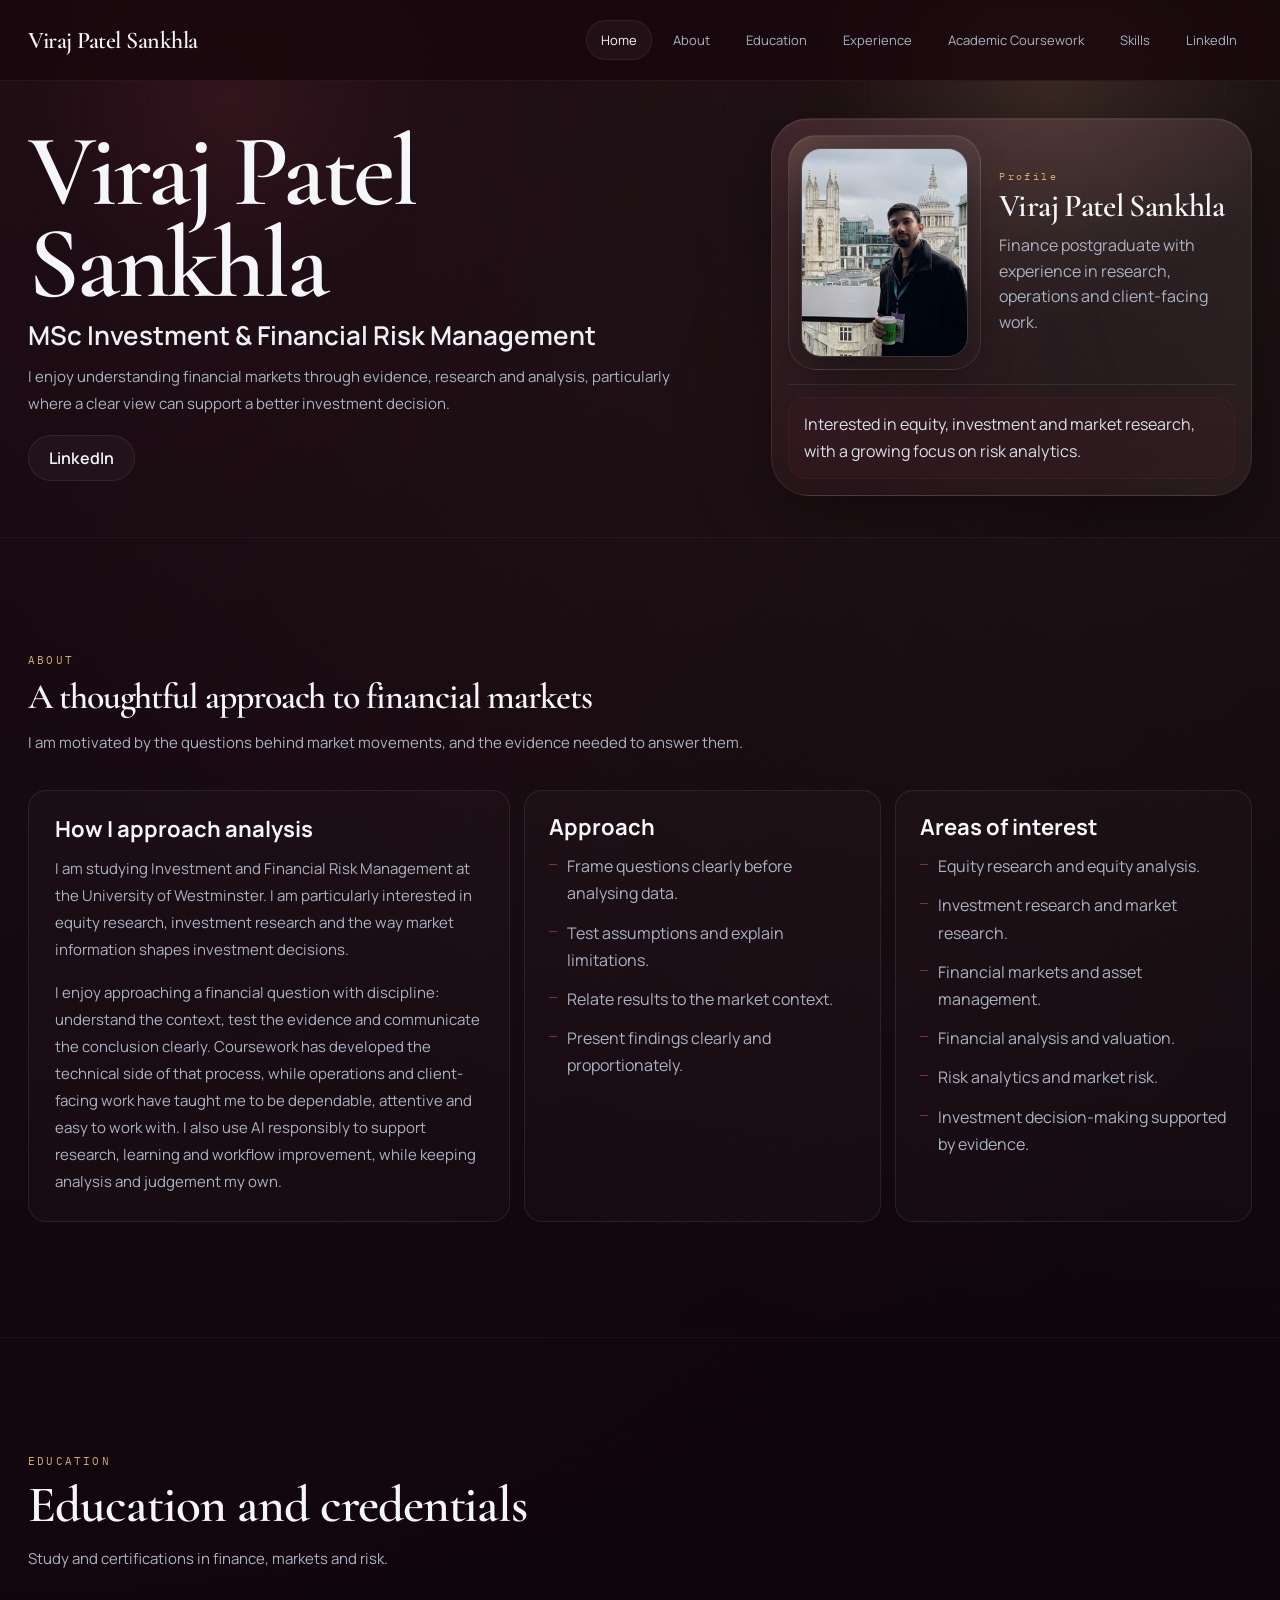
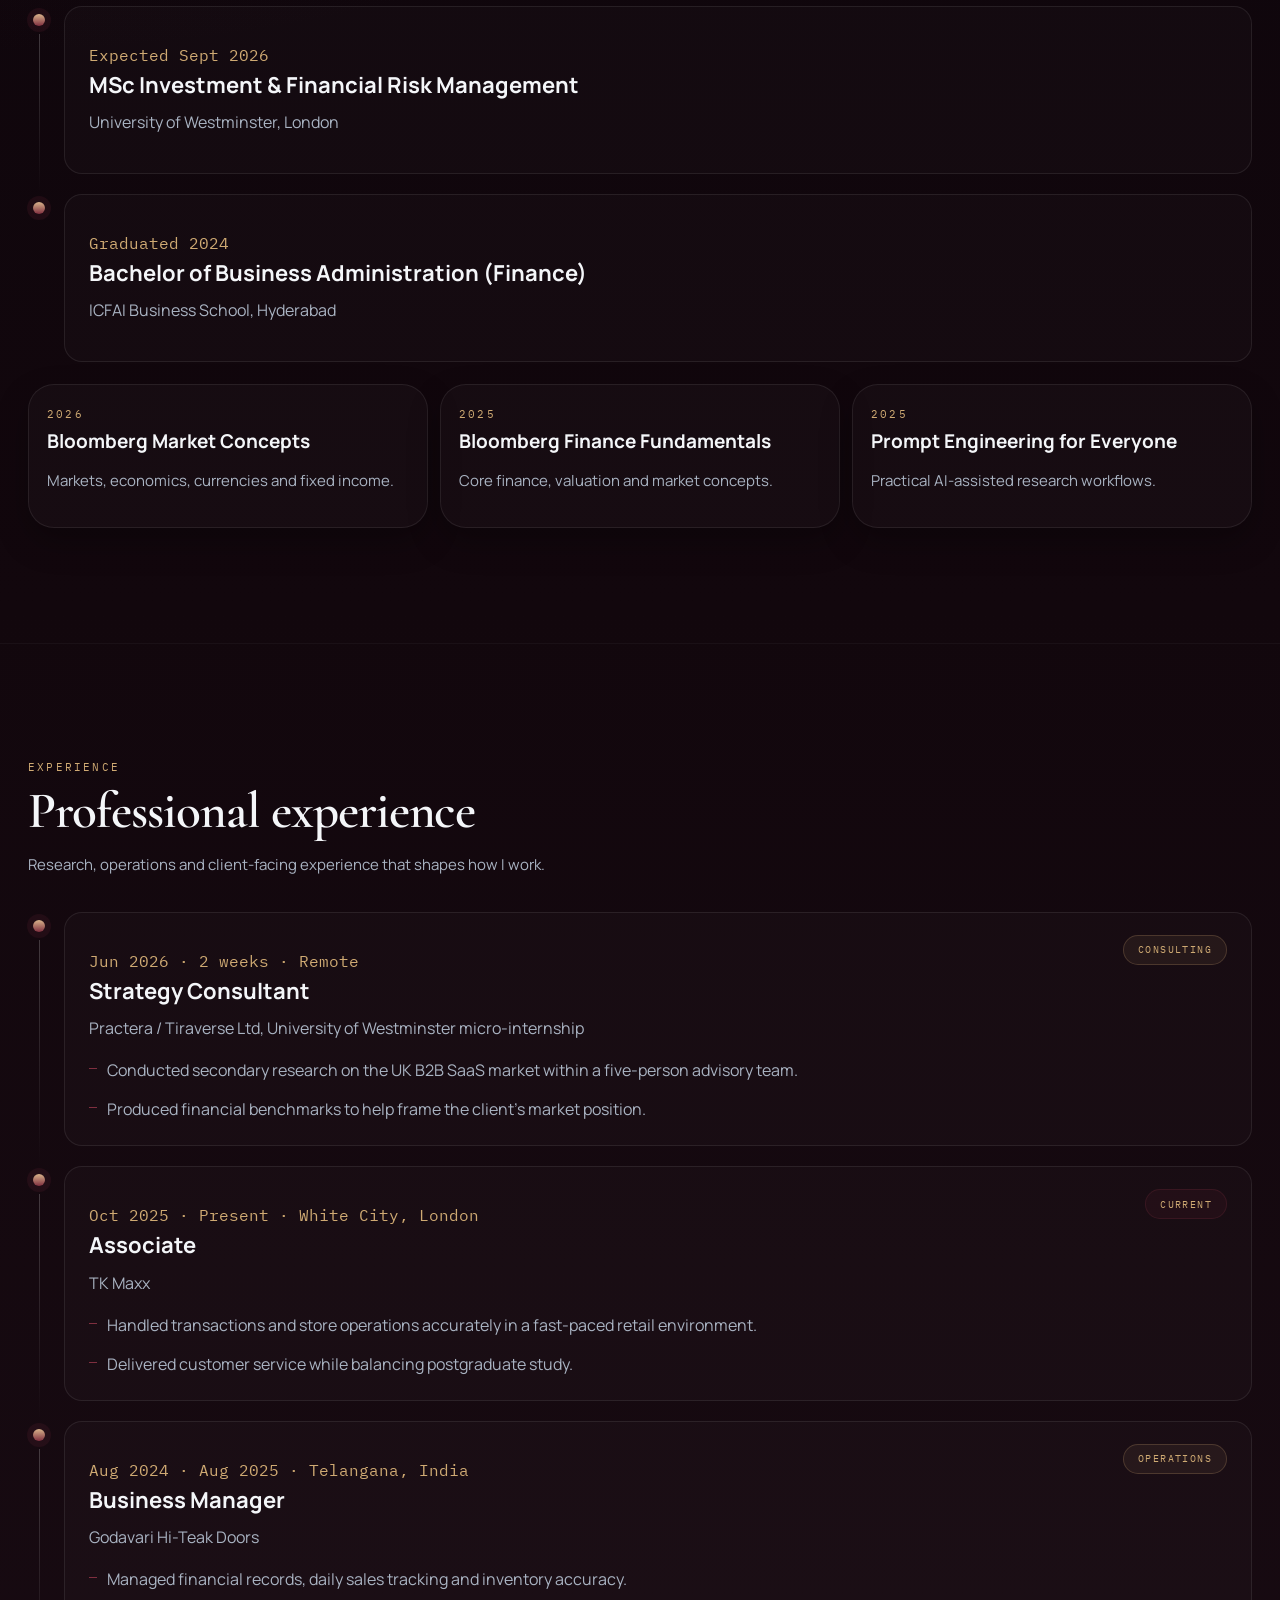
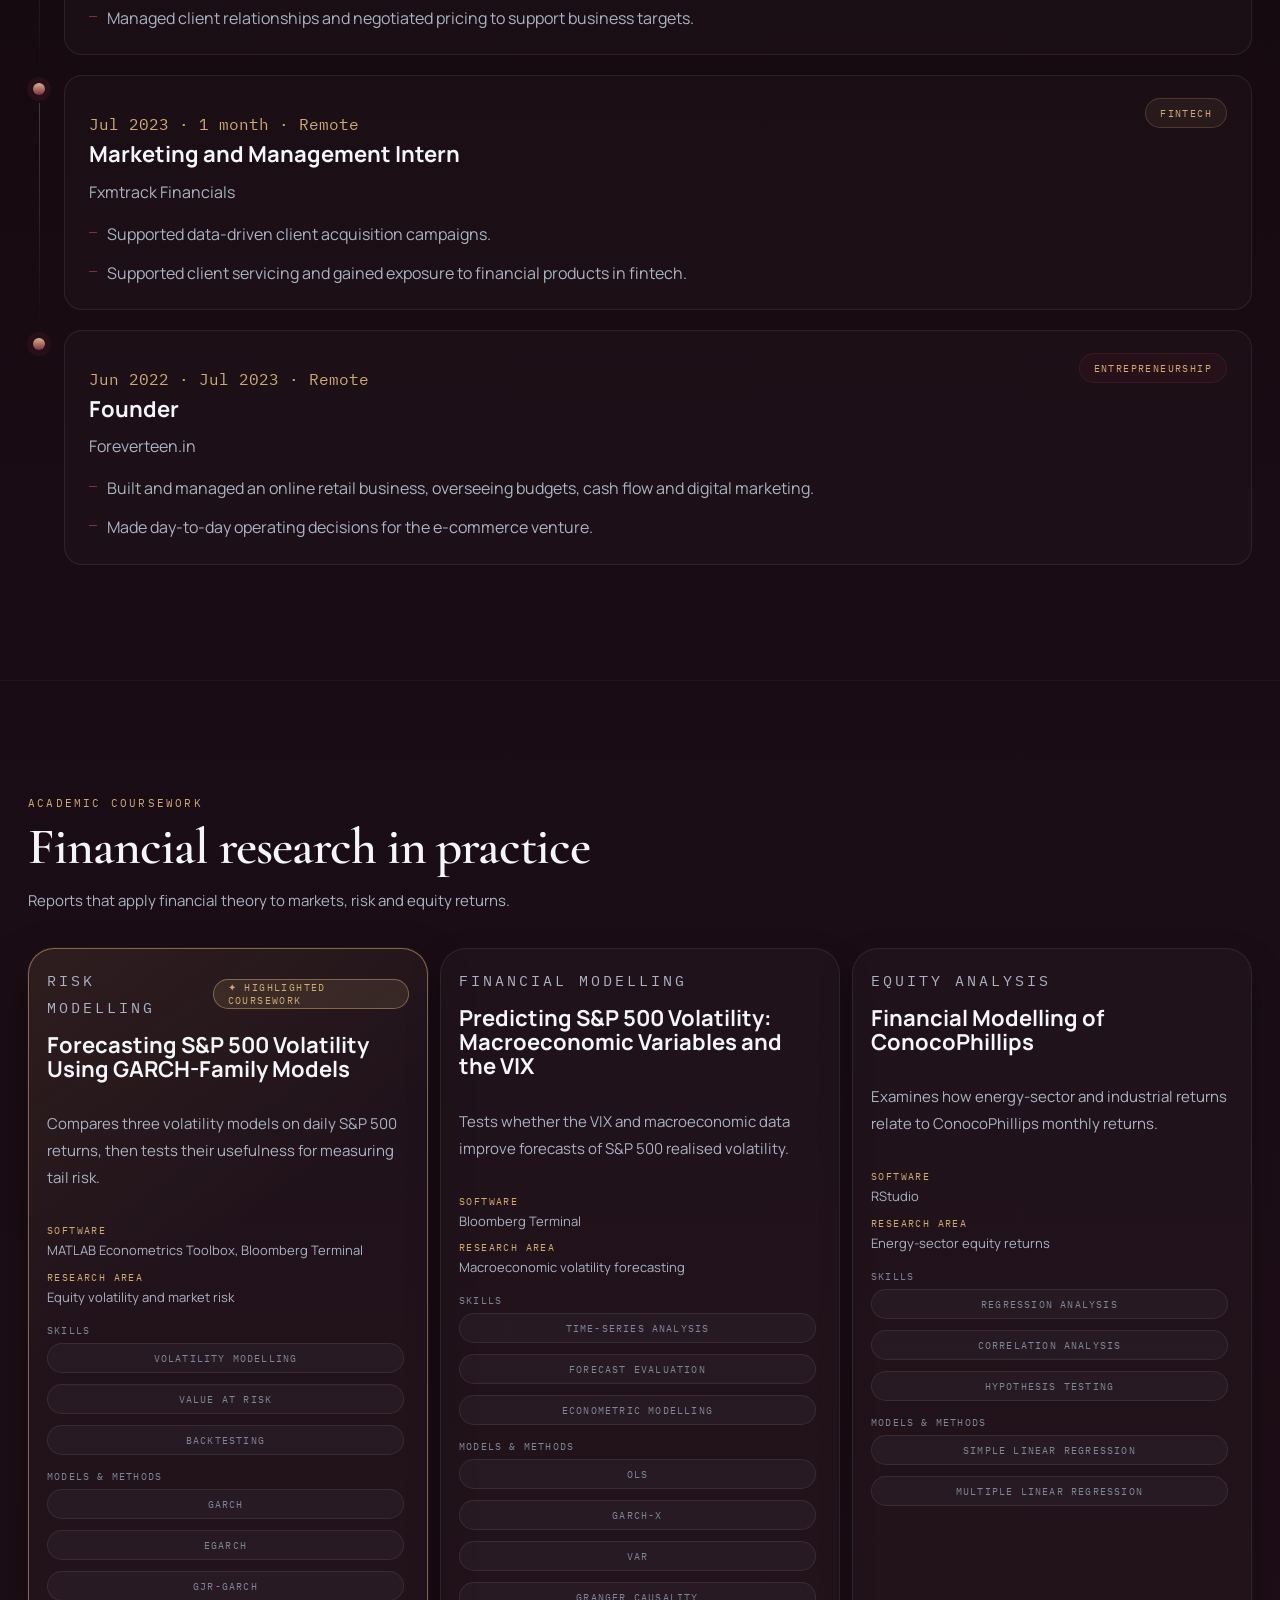
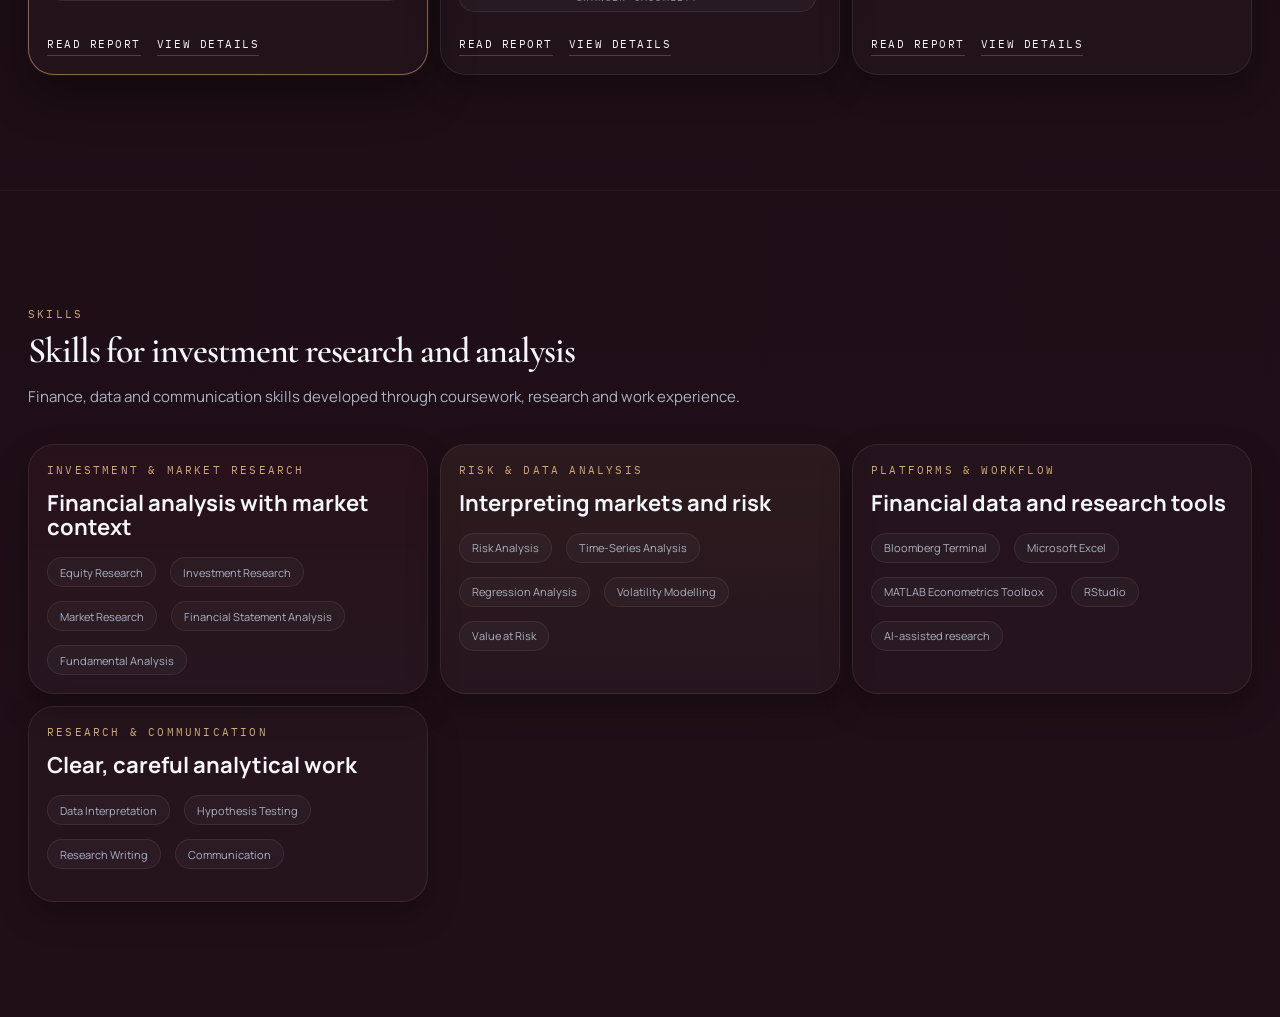
<file: index.html>
<!doctype html>
<html lang="en">
<head>
  <!-- Google tag (gtag.js) -->
<script async src="https://www.googletagmanager.com/gtag/js?id=G-5XTZP2VEZJ"></script>
<script>
  window.dataLayer = window.dataLayer || [];
  function gtag(){dataLayer.push(arguments);}
  gtag('js', new Date());

  gtag('config', 'G-5XTZP2VEZJ');
</script>
  <meta charset="UTF-8">
  <meta name="viewport" content="width=device-width, initial-scale=1.0">
  <meta name="description" content="Viraj Patel Sankhla's portfolio, focused on equity and investment research, financial markets, asset management and risk analytics.">
  <meta name="theme-color" content="#05070b">
  <link rel="preconnect" href="https://fonts.googleapis.com">
  <link rel="preconnect" href="https://fonts.gstatic.com" crossorigin>
  <link href="https://fonts.googleapis.com/css2?family=Cormorant+Garamond:wght@400;500;600;700&family=IBM+Plex+Mono:wght@400;500&family=Manrope:wght@300;400;500;600;700;800&display=swap" rel="stylesheet">
  <link rel="stylesheet" href="style.css">
  <title>Finance Portfolio</title>
</head>
<body>
  <header class="site-header">
    <nav class="navbar container" aria-label="Primary">
      <a class="brand" href="#home" data-site="brand"></a>
      <button class="nav-toggle" id="navToggle" type="button" aria-label="Toggle menu" aria-controls="navLinks" aria-expanded="false"><span></span><span></span><span></span></button>
      <ul class="nav-links" id="navLinks" data-site="nav"></ul>
    </nav>
  </header>
  <main>
    <section class="hero" id="home" data-site="hero"></section>
    <section class="section section--soft" id="about"><div class="container" data-site="about"></div></section>
    <section class="section section--ink" id="education"><div class="container" data-site="education"></div></section>
    <section class="section section--soft" id="experience"><div class="container" data-site="experience"></div></section>
    <section class="section section--ink" id="coursework"><div class="container" data-site="coursework"></div></section>
    <section class="section section--soft" id="skills"><div class="container" data-site="skills"></div></section>
  </main>
  <script type="module" src="script.js"></script>
</body>
</html>
</file>
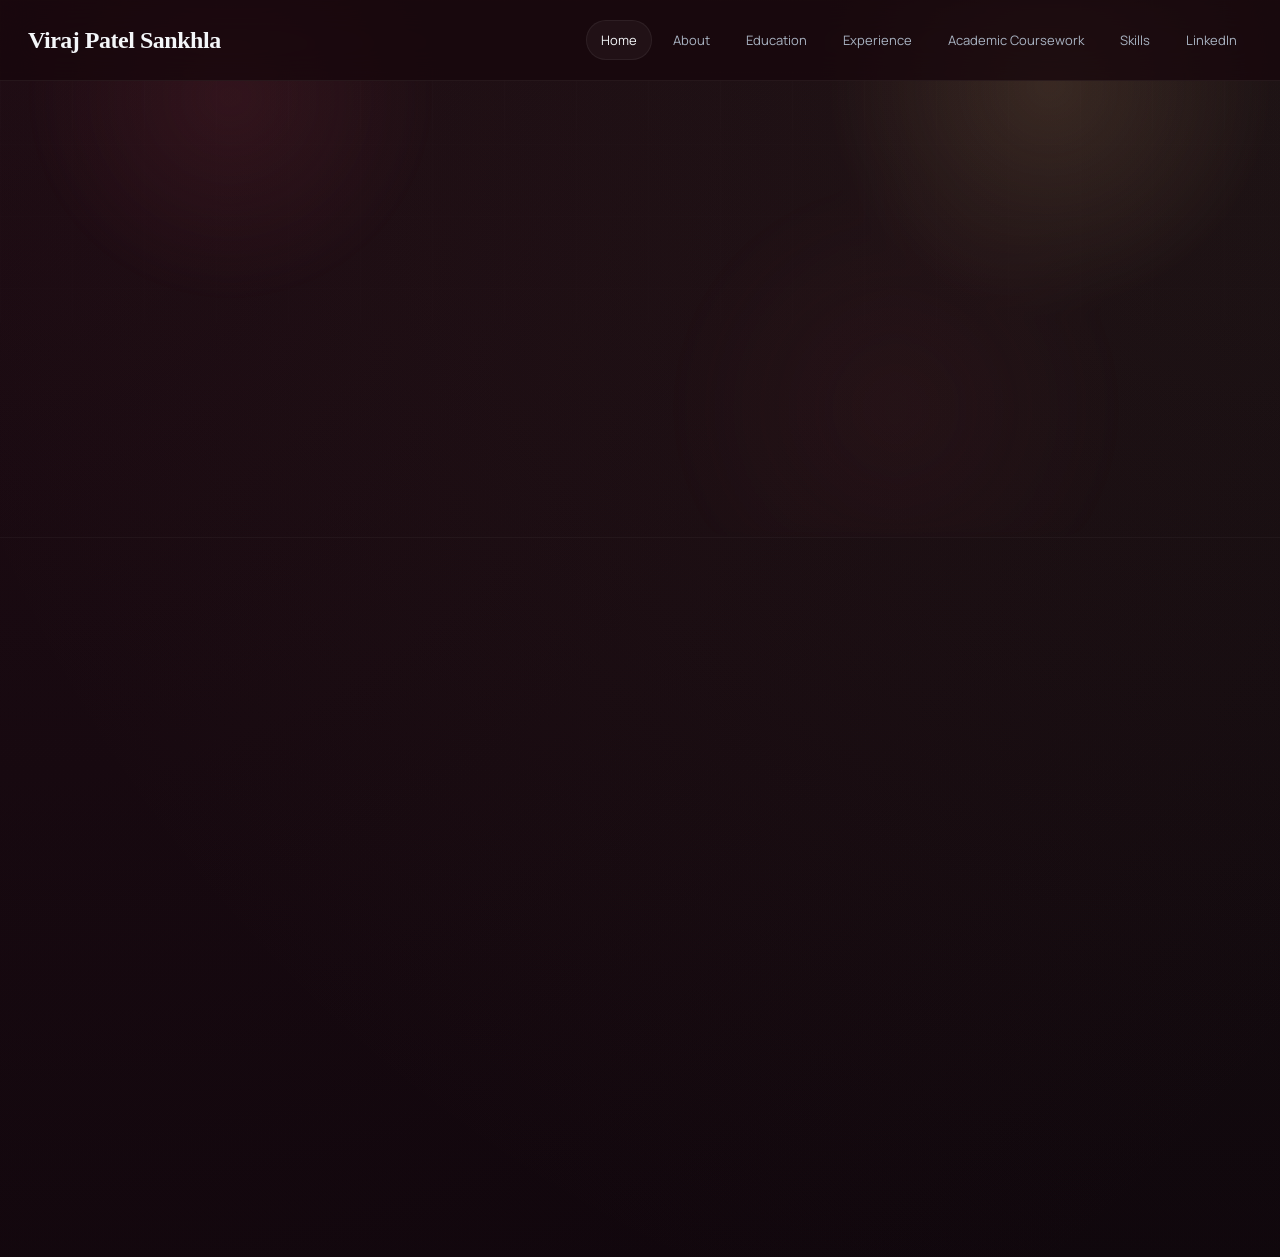
<file: projects/index.html>
<!doctype html>
<html lang="en">
<head>
  <!-- Google tag (gtag.js) -->
<script async src="https://www.googletagmanager.com/gtag/js?id=G-5XTZP2VEZJ"></script>
<script>
  window.dataLayer = window.dataLayer || [];
  function gtag(){dataLayer.push(arguments);}
  gtag('js', new Date());

  gtag('config', 'G-5XTZP2VEZJ');
</script>
  <meta charset="UTF-8">
  <meta http-equiv="refresh" content="0; url=../index.html#coursework">
  <link rel="canonical" href="../index.html#coursework">
  <title>Academic Coursework | Viraj Patel Sankhla</title>
</head>
<body>
  <p><a href="../index.html#coursework">View Academic Coursework</a></p>
</body>
</html>
</file>
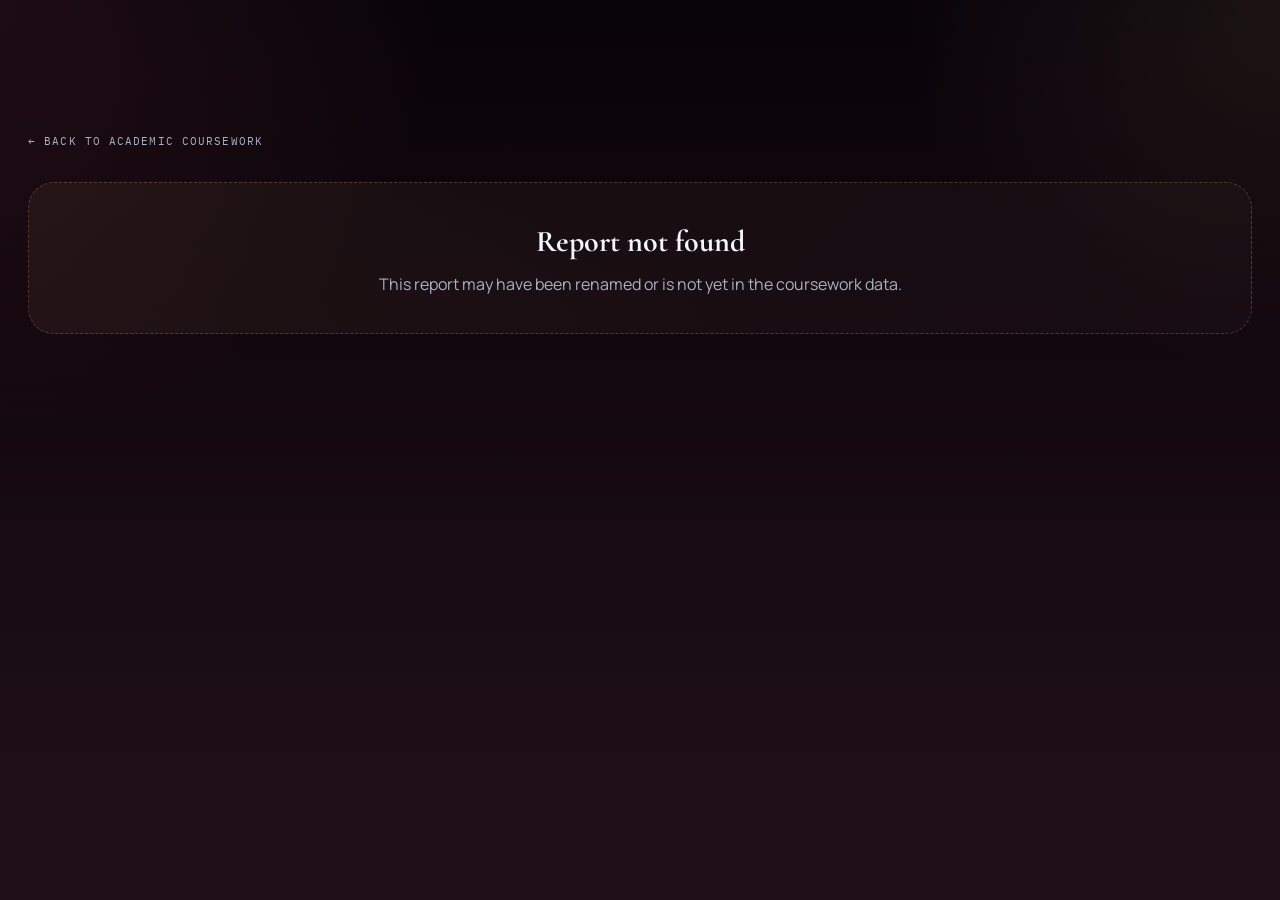
<file: pages/coursework.html>
<!doctype html>
<html lang="en">
<head>
  <!-- Google tag (gtag.js) -->
<script async src="https://www.googletagmanager.com/gtag/js?id=G-5XTZP2VEZJ"></script>
<script>
  window.dataLayer = window.dataLayer || [];
  function gtag(){dataLayer.push(arguments);}
  gtag('js', new Date());

  gtag('config', 'G-5XTZP2VEZJ');
</script>
  <meta charset="UTF-8">
  <meta name="viewport" content="width=device-width, initial-scale=1.0">
  <meta name="theme-color" content="#05070b">
  <link rel="preconnect" href="https://fonts.googleapis.com">
  <link rel="preconnect" href="https://fonts.gstatic.com" crossorigin>
  <link href="https://fonts.googleapis.com/css2?family=Cormorant+Garamond:wght@400;500;600;700&family=IBM+Plex+Mono:wght@400;500&family=Manrope:wght@300;400;500;600;700;800&display=swap" rel="stylesheet">
  <link rel="stylesheet" href="../style.css">
  <title>Coursework | Viraj Patel Sankhla</title>
</head>
<body>
  <main data-coursework-detail></main>
  <script type="module" src="coursework.js"></script>
</body>
</html>
</file>
<file: style.css>
/* ===============================
   TO CHANGE THE THEME COLOURS:
   Edit these tokens only. Components inherit them automatically.
   =============================== */
:root {
  --bg: #09040a;
  --bg-2: #16070f;
  --surface: #181118;
  --surface-2: #22131b;
  --surface-3: #2b1721;
  --line: rgba(255, 255, 255, 0.08);
  --line-strong: rgba(255, 255, 255, 0.14);
  --text: #f4f6f9;
  --muted: #a9b3c2;
  --muted-2: #7c8796;
  --gold: #cfaa73;
  --gold-soft: rgba(207, 170, 115, 0.14);
  --blue: #b08a9a;
  --blue-soft: rgba(176, 138, 154, 0.16);
  --wine: #7f2f3f;
  --wine-soft: rgba(127, 47, 63, 0.16);
  --shadow: 0 22px 60px rgba(0, 0, 0, 0.45);
  --shadow-soft: 0 14px 32px rgba(0, 0, 0, 0.28);
  --radius-sm: 12px;
  --radius-md: 18px;
  --radius-lg: 26px;
  --radius-xl: 34px;
  --serif: 'Cormorant Garamond', Georgia, serif;
  --sans: 'Manrope', system-ui, -apple-system, BlinkMacSystemFont, sans-serif;
  --mono: 'IBM Plex Mono', ui-monospace, SFMono-Regular, monospace;
  --ease: 220ms cubic-bezier(0.2, 0.8, 0.2, 1);
}

* {
  box-sizing: border-box;
}

html {
  scroll-behavior: smooth;
  scroll-padding-top: 92px;
}

body {
  margin: 0;
  font-family: var(--sans);
  color: var(--text);
  background:
    radial-gradient(circle at top left, rgba(127, 47, 63, 0.18), transparent 28%),
    radial-gradient(circle at top right, rgba(207, 170, 115, 0.09), transparent 24%),
    linear-gradient(180deg, #09040a 0%, #12070d 38%, #1b0d15 72%, #210f18 100%);
  min-height: 100vh;
  overflow-x: hidden;
  -webkit-font-smoothing: antialiased;
  text-rendering: optimizeLegibility;
}

a {
  color: inherit;
  text-decoration: none;
}

img {
  display: block;
  max-width: 100%;
}

button,
input,
textarea {
  font: inherit;
}

button {
  cursor: pointer;
}

.mono {
  font-family: var(--mono);
}

.muted {
  color: var(--muted);
}

.container {
  width: min(1360px, calc(100% - 56px));
  margin: 0 auto;
}

.site-header {
  position: fixed;
  inset: 0 0 auto 0;
  z-index: 1000;
  background: rgba(24, 7, 12, 0.78);
  backdrop-filter: blur(16px);
  border-bottom: 1px solid rgba(255, 255, 255, 0.06);
}

.navbar {
  min-height: 80px;
  display: flex;
  align-items: center;
  justify-content: space-between;
  gap: 20px;
}

.brand {
  display: inline-flex;
  align-items: center;
  min-height: 44px;
}

.brand-mark {
  width: 44px;
  height: 44px;
  display: grid;
  place-items: center;
  border-radius: 14px;
  background: linear-gradient(180deg, rgba(127, 47, 63, 0.45), rgba(127, 47, 63, 0.14));
  border: 1px solid rgba(127, 47, 63, 0.36);
  color: var(--gold);
  font-family: var(--mono);
  font-size: 13px;
  letter-spacing: 0.14em;
}

.brand-copy {
  display: grid;
  gap: 2px;
}

.brand-name {
  font-size: 15px;
  font-weight: 700;
  letter-spacing: 0.01em;
}

.brand-name--solo {
  font-family: var(--serif);
  font-size: 24px;
  font-weight: 600;
  letter-spacing: -0.02em;
}

.brand-role {
  font-size: 10px;
  letter-spacing: 0.18em;
  text-transform: uppercase;
  color: var(--muted);
}

.nav-links {
  display: flex;
  align-items: center;
  gap: 6px;
  list-style: none;
  margin: 0;
  padding: 0;
}

.nav-links a {
  display: inline-flex;
  align-items: center;
  min-height: 40px;
  padding: 0 14px;
  border-radius: 999px;
  color: var(--muted);
  font-size: 13px;
  transition: color var(--ease), background var(--ease), border-color var(--ease), transform var(--ease);
  border: 1px solid transparent;
}

.nav-links a:hover,
.nav-links a.active {
  color: var(--text);
  background: rgba(255, 255, 255, 0.04);
  border-color: rgba(255, 255, 255, 0.06);
}

.nav-toggle {
  display: none;
  width: 46px;
  height: 46px;
  border: 1px solid rgba(255, 255, 255, 0.08);
  border-radius: 14px;
  background: rgba(255, 255, 255, 0.03);
  align-items: center;
  justify-content: center;
  gap: 5px;
  flex-direction: column;
}

.nav-toggle span {
  display: block;
  width: 18px;
  height: 2px;
  border-radius: 999px;
  background: var(--text);
}

.hero {
  position: relative;
  padding-top: 100px;
  overflow: hidden;
}

.hero::before,
.hero::after {
  content: '';
  position: absolute;
  inset: 0;
  pointer-events: none;
}

.hero::before {
  background-image:
    linear-gradient(rgba(255, 255, 255, 0.045) 1px, transparent 1px),
    linear-gradient(90deg, rgba(255, 255, 255, 0.045) 1px, transparent 1px);
  background-size: 72px 72px;
  mask-image: linear-gradient(180deg, rgba(0, 0, 0, 0.92), transparent 92%);
  opacity: 0.28;
  animation: grid-shift 36s linear infinite;
}

.hero::after {
  background:
    radial-gradient(circle at 18% 18%, rgba(127, 47, 63, 0.24), transparent 18%),
    radial-gradient(circle at 82% 16%, rgba(207, 170, 115, 0.18), transparent 20%),
    radial-gradient(circle at 70% 76%, rgba(127, 47, 63, 0.10), transparent 24%);
  filter: blur(8px);
  opacity: 0.85;
  animation: drift 16s ease-in-out infinite alternate;
}

.hero-grid {
  position: relative;
  z-index: 1;
  display: grid;
  grid-template-columns: minmax(0, 1.18fr) minmax(340px, 0.82fr);
  gap: clamp(28px, 4vw, 64px);
  align-items: center;
  padding-bottom: 22px;
}

.hero-copy {
  padding: 26px 0 34px;
}

.eyebrow,
.section-kicker,
.project-kicker,
.skill-label,
.contact-label,
.timeline-label,
.cert-year,
.field-label {
  margin: 0;
  text-transform: uppercase;
  letter-spacing: 0.20em;
  font-size: 11px;
  color: var(--gold);
}

.hero-title {
  margin: 0 0 10px;
  font-family: var(--serif);
  font-size: clamp(58px, 8vw, 102px);
  line-height: 0.9;
  letter-spacing: -0.03em;
  font-weight: 600;
}

.hero-headline {
  margin: 0 0 12px;
  max-width: 820px;
  font-size: clamp(18px, 2.1vw, 26px);
  line-height: 1.2;
  color: #edf1f6;
  font-weight: 600;
}

.hero-summary,
.section-lead,
.content-card p,
.timeline-text,
.muted,
.project-card p,
.archive-card p,
.portfolio-card p {
  color: var(--muted);
  line-height: 1.8;
  font-size: 15px;
}

.hero-summary {
  max-width: 650px;
  margin: 0;
}

.hero-actions,
.hero-pills,
.chip-row,
.tag-row,
.card-actions,
.metric-grid,
.cert-grid,
.skills-grid,
.project-grid,
.archive-grid,
.portfolio-grid,
.about-grid {
  display: flex;
  gap: 14px;
  flex-wrap: wrap;
}

.hero-actions {
  margin-top: 18px;
}

.btn {
  display: inline-flex;
  align-items: center;
  justify-content: center;
  min-height: 46px;
  padding: 0 20px;
  border-radius: 999px;
  border: 1px solid transparent;
  font-weight: 600;
  letter-spacing: 0.01em;
  transition: transform var(--ease), border-color var(--ease), background var(--ease), color var(--ease), box-shadow var(--ease);
}

.btn:hover {
  transform: translateY(-1px);
}

.btn-primary {
  color: #161108;
  background: linear-gradient(180deg, #ddc07a, #c9a85b);
  box-shadow: 0 12px 28px rgba(201, 168, 91, 0.18);
}

.btn-secondary,
.btn-tertiary {
  color: var(--text);
  background: rgba(255, 255, 255, 0.03);
  border-color: rgba(255, 255, 255, 0.08);
}

.btn-secondary:hover,
.btn-tertiary:hover {
  border-color: rgba(201, 168, 91, 0.32);
  background: rgba(201, 168, 91, 0.08);
}

.pill,
.chip,
.tag,
.badge {
  display: inline-flex;
  align-items: center;
  justify-content: center;
  min-height: 34px;
  padding: 0 14px;
  border-radius: 999px;
  border: 1px solid rgba(255, 255, 255, 0.08);
  background: rgba(255, 255, 255, 0.03);
  font-size: 12px;
  color: var(--muted);
}

.hero-pills {
  margin-top: 14px;
}

.hero-panel {
  position: relative;
  padding: 16px;
  border-radius: calc(var(--radius-xl) + 4px);
  background:
    linear-gradient(180deg, rgba(255, 255, 255, 0.075), rgba(255, 255, 255, 0.02)),
    linear-gradient(180deg, rgba(127, 47, 63, 0.10), transparent 30%);
  border: 1px solid rgba(255, 255, 255, 0.10);
  box-shadow:
    0 24px 70px rgba(0, 0, 0, 0.42),
    inset 0 1px 0 rgba(255, 255, 255, 0.06);
  overflow: hidden;
}

.hero-panel::before {
  content: '';
  position: absolute;
  inset: 0;
  background:
    linear-gradient(135deg, rgba(127, 47, 63, 0.14), transparent 50%),
    linear-gradient(320deg, rgba(207, 170, 115, 0.06), transparent 42%);
  pointer-events: none;
}

.hero-photo-card {
  position: relative;
  z-index: 1;
  display: grid;
  grid-template-columns: minmax(160px, 0.9fr) minmax(0, 1.1fr);
  align-items: center;
  gap: 18px;
  padding-bottom: 14px;
  border-bottom: 1px solid rgba(255, 255, 255, 0.08);
}

.hero-photo-frame {
  position: relative;
  padding: 12px;
  border-radius: 28px;
  background:
    radial-gradient(circle at top left, rgba(207, 170, 115, 0.14), transparent 38%),
    linear-gradient(180deg, rgba(255, 255, 255, 0.07), rgba(255, 255, 255, 0.02));
  border: 1px solid rgba(255, 255, 255, 0.10);
  box-shadow: inset 0 1px 0 rgba(255, 255, 255, 0.05);
}

.hero-photo {
  width: 100%;
  max-width: none;
  aspect-ratio: 4 / 5;
  object-fit: cover;
  border-radius: 20px;
  border: 1px solid rgba(255, 255, 255, 0.08);
  box-shadow: 0 20px 44px rgba(0, 0, 0, 0.40);
}

.hero-photo-copy {
  display: grid;
  align-content: center;
  gap: 8px;
  padding-right: 4px;
}

.hero-photo-kicker {
  margin: 0;
  color: var(--gold);
  font-size: 10px;
  letter-spacing: 0.24em;
}

.hero-photo-name {
  margin: 0;
  font-family: var(--serif);
  font-size: 32px;
  line-height: 0.95;
  font-weight: 600;
  letter-spacing: -0.02em;
}

.hero-photo-role {
  margin: 4px 0 0;
  color: var(--muted);
  line-height: 1.6;
  max-width: 24ch;
}

.metric-grid {
  position: relative;
  z-index: 1;
  margin-top: 18px;
  display: grid;
  grid-template-columns: repeat(2, minmax(0, 1fr));
  gap: 8px;
}

.metric-card {
  padding: 14px;
  border-radius: 20px;
  background: rgba(255, 255, 255, 0.03);
  border: 1px solid rgba(255, 255, 255, 0.08);
  transition: transform var(--ease), border-color var(--ease), background var(--ease);
}

.metric-card:hover {
  transform: translateY(-2px);
  border-color: rgba(127, 47, 63, 0.24);
  background: rgba(127, 47, 63, 0.08);
}

.metric-value {
  display: block;
  margin-bottom: 8px;
  font-size: 28px;
  font-family: var(--serif);
  line-height: 1;
}

.metric-label {
  color: var(--muted-2);
  font-size: 10px;
  line-height: 1.5;
}

.hero-note {
  position: relative;
  z-index: 1;
  margin-top: 12px;
  color: #d9e0ea;
  line-height: 1.7;
  padding: 13px 15px;
  border-radius: 18px;
  border: 1px solid rgba(127, 47, 63, 0.18);
  background: rgba(127, 47, 63, 0.08);
}

.section {
  padding: clamp(76px, 9vw, 116px) 0;
  background: transparent;
}

.section--soft {
  background: transparent;
  border-top: 1px solid rgba(255, 255, 255, 0.035);
}

.section--ink {
  background: transparent;
  border-top: 1px solid rgba(255, 255, 255, 0.035);
}

.section-header {
  margin-bottom: 34px;
  max-width: 760px;
}

.section-header--wide {
  max-width: 980px;
}

.section-header--split {
  display: flex;
  align-items: flex-end;
  justify-content: space-between;
  gap: 24px;
  max-width: none;
}

.section-title {
  margin: 12px 0 14px;
  font-family: var(--serif);
  font-size: clamp(34px, 4vw, 52px);
  line-height: 0.98;
  font-weight: 600;
  letter-spacing: -0.02em;
}

.section-title--single-line {
  white-space: nowrap;
  font-size: clamp(28px, 2.8vw, 44px);
  letter-spacing: -0.03em;
}
.cert-card,
.skill-card,
.project-card,
.archive-card,
.portfolio-card {
  border-radius: var(--radius-lg);
  border: 1px solid rgba(255, 255, 255, 0.075);
  background: rgba(255, 255, 255, 0.025);
  box-shadow: var(--shadow-soft);
}

.content-card {
  padding: 24px;
  border: 1px solid var(--line);
  border-radius: var(--radius-md);
  background: rgba(255, 255, 255, 0.018);
}

.content-card--large {
  padding: 26px;
}

.about-grid {
  display: grid;
  grid-template-columns: 1.35fr 1fr 1fr;
  align-items: stretch;
}

.content-card h3,
.timeline-card h3,
.cert-card h3,
.skill-card h3,
.project-card h3,
.archive-card h3,
.portfolio-card h3 {
  margin: 0 0 14px;
  font-size: 22px;
  line-height: 1.1;
}

.content-card p {
  margin: 0 0 16px;
}

.content-card p:last-child {
  margin-bottom: 0;
}

.bullet-list {
  margin: 0;
  padding: 0;
  list-style: none;
  display: grid;
  gap: 12px;
}

.bullet-list li {
  position: relative;
  padding-left: 18px;
  color: var(--muted);
  line-height: 1.7;
}

.bullet-list li::before {
  content: '';
  position: absolute;
  left: 0;
  top: 11px;
  width: 8px;
  height: 1px;
  background: var(--wine);
}

.timeline {
  display: grid;
  gap: 20px;
}

.timeline-item {
  display: grid;
  grid-template-columns: 22px minmax(0, 1fr);
  gap: 0 14px;
}

.timeline-marker {
  position: relative;
  display: flex;
  justify-content: center;
}

.timeline-marker::after {
  content: '';
  position: absolute;
  top: 28px;
  bottom: -18px;
  width: 1px;
  background: linear-gradient(180deg, rgba(255, 255, 255, 0.20), transparent);
}

.timeline-item:last-child .timeline-marker::after {
  display: none;
}

.timeline-marker span {
  width: 12px;
  height: 12px;
  margin-top: 8px;
  border-radius: 50%;
  background: linear-gradient(180deg, #d9b38b, #7f2f3f);
  box-shadow: 0 0 0 6px rgba(127, 47, 63, 0.14);
}

.timeline-card {
  padding: 22px 24px;
  border: 1px solid var(--line);
  border-radius: var(--radius-md);
  background: rgba(255, 255, 255, 0.018);
  transition: transform var(--ease), border-color var(--ease), background var(--ease);
}

.timeline-card:hover {
  transform: translateY(-2px);
  border-color: rgba(207, 170, 115, 0.22);
  background: rgba(255, 255, 255, 0.035);
}

.timeline-head {
  display: flex;
  align-items: flex-start;
  justify-content: space-between;
  gap: 18px;
  margin-bottom: 18px;
}

.timeline-date {
  margin-bottom: 8px;
  color: var(--gold);
}

.timeline-org {
  margin: 6px 0 0;
  color: var(--muted);
}

.timeline-columns {
  display: grid;
  grid-template-columns: repeat(2, minmax(0, 1fr));
  gap: 18px;
}

.timeline-text {
  margin: 8px 0 0;
}

.cert-grid {
  margin-top: 22px;
  display: grid;
  grid-template-columns: repeat(3, minmax(0, 1fr));
  gap: 12px;
}

.cert-card {
  padding: 16px 18px;
  min-height: 144px;
  transition: transform var(--ease), border-color var(--ease), background var(--ease);
}

.cert-card:hover {
  transform: translateY(-2px);
  border-color: rgba(207, 170, 115, 0.22);
  background: rgba(255, 255, 255, 0.045);
}

.cert-card h3 {
  margin-bottom: 8px;
  font-size: 19px;
}

.cert-card .cert-year {
  display: inline-flex;
  margin-bottom: 10px;
}

.skills-grid {
  display: grid;
  grid-template-columns: repeat(3, minmax(0, 1fr));
  gap: 12px;
}

.skill-card {
  position: relative;
  padding: 18px;
  min-height: 196px;
  overflow: hidden;
  transition: transform var(--ease), border-color var(--ease), background var(--ease);
}

.skill-card::before {
  content: '';
  position: absolute;
  inset: 0;
  border-radius: inherit;
  background: linear-gradient(135deg, rgba(127, 47, 63, 0.14), transparent 38%, rgba(207, 170, 115, 0.10));
  opacity: 0;
  transition: opacity var(--ease);
  pointer-events: none;
}

.skill-card:hover {
  transform: translateY(-2px);
  border-color: rgba(127, 47, 63, 0.22);
}

.skill-card:hover::before {
  opacity: 1;
}

.skill-card--gold {
  background: linear-gradient(180deg, rgba(127, 47, 63, 0.10), rgba(255, 255, 255, 0.03));
}

.skill-card--blue {
  background: linear-gradient(180deg, rgba(207, 170, 115, 0.08), rgba(255, 255, 255, 0.03));
}

.skill-card--soft {
  background: rgba(255, 255, 255, 0.025);
}

.skill-card .skill-label {
  display: block;
  margin-bottom: 14px;
}

.chip-row,
.tag-row {
  margin-top: 18px;
}

.chip,
.tag {
  padding: 0 12px;
  min-height: 30px;
  font-size: 11px;
}

.chip--ghost {
  opacity: 0.7;
  border-style: dashed;
}

.project-grid {
  display: grid;
  grid-template-columns: repeat(3, minmax(0, 1fr));
  gap: 12px;
}

.project-card {
  overflow: hidden;
  display: flex;
  flex-direction: column;
  transition: transform var(--ease), border-color var(--ease), box-shadow var(--ease), background var(--ease);
}

.project-card:hover {
  transform: translateY(-4px);
  border-color: rgba(207, 170, 115, 0.28);
  background: rgba(255, 255, 255, 0.04);
}

.project-media,
.archive-thumb,
.portfolio-thumb {
  width: 100%;
  aspect-ratio: 16 / 10;
  object-fit: cover;
  border-bottom: 1px solid rgba(255, 255, 255, 0.06);
}

.project-body,
.archive-body,
.portfolio-body {
  padding: 18px;
}

.project-body {
  display: flex;
  flex: 1;
  flex-direction: column;
}

.project-top {
  display: flex;
  align-items: center;
  justify-content: space-between;
  gap: 10px;
  margin-bottom: 12px;
}

.badge {
  min-height: 30px;
  font-family: var(--mono);
  font-size: 10px;
  letter-spacing: 0.14em;
  text-transform: uppercase;
}

.badge--gold {
  color: var(--gold);
  border-color: rgba(127, 47, 63, 0.24);
  background: rgba(127, 47, 63, 0.10);
}

.badge--blue {
  color: var(--gold);
  border-color: rgba(207, 170, 115, 0.22);
  background: rgba(207, 170, 115, 0.08);
}

.badge--ghost {
  color: var(--muted);
}

.badge--highlight {
  color: var(--gold);
  border-color: rgba(207, 170, 115, 0.48);
  background: rgba(207, 170, 115, 0.12);
}

.card-actions {
  margin-top: auto;
  padding-top: 20px;
  display: flex;
  gap: 16px;
  flex-wrap: wrap;
  align-items: center;
}

.card-actions a {
  color: var(--text);
  font-family: var(--mono);
  font-size: 11px;
  letter-spacing: 0.14em;
  text-transform: uppercase;
  padding-bottom: 4px;
  border-bottom: 1px solid rgba(255, 255, 255, 0.18);
  transition: color var(--ease), border-color var(--ease), opacity var(--ease);
}

.card-actions a:hover {
  color: var(--gold);
  border-color: rgba(127, 47, 63, 0.5);
}

.card-actions a[aria-disabled='true'] {
  opacity: 0.42;
  pointer-events: none;
}

.card-actions--light a {
  color: var(--text);
}

.archive-grid {
  display: grid;
  grid-template-columns: repeat(3, minmax(0, 1fr));
}

.archive-card {
  overflow: hidden;
}

.tag-row {
  display: flex;
  flex-wrap: wrap;
  gap: 8px;
}

.tag {
  min-height: 28px;
  color: var(--muted);
}

.portfolio-grid {
  display: grid;
  grid-template-columns: repeat(4, minmax(0, 1fr));
  gap: 12px;
}

.portfolio-card {
  overflow: hidden;
}

.empty-state {
  padding: 34px;
  text-align: center;
  border: 1px dashed rgba(207, 170, 115, 0.28);
  border-radius: var(--radius-lg);
  background: linear-gradient(135deg, rgba(207, 170, 115, 0.07), rgba(255, 255, 255, 0.02));
}

.empty-state-icon {
  display: inline-grid;
  place-items: center;
  width: 42px;
  height: 42px;
  margin-bottom: 8px;
  border-radius: 50%;
  color: var(--gold);
  background: var(--gold-soft);
}

.empty-state h3,
.empty-state h1 {
  margin: 6px 0 10px;
  font-family: var(--serif);
  font-size: 30px;
}

.empty-state p,
.detail-card p,
.detail-overview p {
  margin: 0;
  color: var(--muted);
  line-height: 1.8;
}

.empty-state code {
  color: var(--gold);
  font-family: var(--mono);
  font-size: 0.9em;
}

.project-card--highlighted {
  border-color: rgba(207, 170, 115, 0.55);
  box-shadow: 0 20px 45px rgba(0, 0, 0, 0.38), 0 0 0 1px rgba(207, 170, 115, 0.07);
  background: linear-gradient(145deg, rgba(207, 170, 115, 0.11), rgba(255, 255, 255, 0.025) 42%);
}

.project-card--highlighted:hover {
  border-color: rgba(207, 170, 115, 0.7);
  box-shadow: 0 26px 54px rgba(0, 0, 0, 0.42), 0 0 26px rgba(207, 170, 115, 0.1);
}

.report-meta {
  display: grid;
  grid-template-columns: 1fr;
  gap: 10px;
  margin: 18px 0 0;
}

.report-meta div {
  display: grid;
  gap: 3px;
}

.report-meta dt {
  color: var(--gold);
  font-family: var(--mono);
  font-size: 10px;
  letter-spacing: 0.14em;
  text-transform: uppercase;
}

.report-meta dd {
  margin: 0;
  color: var(--muted);
  font-size: 13px;
  line-height: 1.6;
}

.report-tags {
  display: grid;
  gap: 10px;
  margin-top: 16px;
}

.report-tags > div {
  display: grid;
  gap: 6px;
}

.report-tags > div > span {
  color: var(--muted-2);
  font-family: var(--mono);
  font-size: 10px;
  letter-spacing: 0.12em;
  text-transform: uppercase;
}

.report-tags .chip-row,
.report-tags .chip {
  margin: 0;
}

.report-tags .chip {
  margin-right: 5px;
  margin-bottom: 5px;
}

.detail-page {
  padding-top: 128px;
  padding-bottom: 84px;
}

.back-link {
  display: inline-flex;
  margin-bottom: 34px;
  color: var(--muted);
  font-family: var(--mono);
  font-size: 11px;
  letter-spacing: 0.1em;
  text-transform: uppercase;
}

.back-link:hover {
  color: var(--gold);
}

.detail-hero {
  max-width: 850px;
  padding-bottom: 36px;
  border-bottom: 1px solid var(--line);
}

.detail-hero .btn {
  margin-top: 22px;
}

.detail-overview {
  max-width: 850px;
  padding: 36px 0;
}

.detail-overview h2,
.detail-card h2 {
  margin: 0 0 12px;
  font-family: var(--serif);
  font-size: 30px;
  line-height: 1;
}

.detail-grid {
  display: grid;
  grid-template-columns: repeat(2, minmax(0, 1fr));
  gap: 12px;
}

.detail-card {
  min-height: 150px;
  padding: 22px;
  border: 1px solid var(--line);
  border-radius: var(--radius-md);
  background: rgba(255, 255, 255, 0.025);
}

.reveal {
  opacity: 0;
  transform: translateY(18px);
  transition: opacity 560ms ease, transform 560ms ease;
}

.reveal.visible {
  opacity: 1;
  transform: translateY(0);
}

@keyframes drift {
  from {
    transform: translate3d(-1%, -1%, 0);
  }
  to {
    transform: translate3d(1.5%, 1%, 0);
  }
}

@keyframes grid-shift {
  from {
    background-position: 0 0, 0 0;
  }
  to {
    background-position: 72px 72px, -72px 72px;
  }
}

@media (max-width: 1080px) {
  .hero-grid,
  .about-grid,
  .skills-grid,
  .project-grid,
  .archive-grid,
  .portfolio-grid,
  .cert-grid {
    grid-template-columns: repeat(2, minmax(0, 1fr));
  }

  .hero-grid {
    gap: 18px;
  }

  .about-grid {
    grid-template-columns: repeat(2, minmax(0, 1fr));
  }

  .portfolio-grid {
    grid-template-columns: repeat(2, minmax(0, 1fr));
  }

}

@media (max-width: 860px) {
  .nav-toggle {
    display: inline-flex;
  }

  .nav-links {
    position: absolute;
    top: 100%;
    left: 0;
    right: 0;
    display: none;
    flex-direction: column;
    align-items: stretch;
    gap: 4px;
    padding: 14px 20px 18px;
    margin: 0;
    background: rgba(5, 7, 11, 0.96);
    border-bottom: 1px solid rgba(255, 255, 255, 0.06);
    box-shadow: 0 24px 50px rgba(0, 0, 0, 0.35);
  }

  .nav-links.open {
    display: flex;
  }

  .nav-links a {
    justify-content: flex-start;
    min-height: 44px;
    border-radius: 14px;
  }

  .hero-grid,
  .about-grid,
  .skills-grid,
  .project-grid,
  .archive-grid,
  .portfolio-grid,
  .cert-grid,
  .timeline-columns {
    grid-template-columns: 1fr;
  }

  .detail-grid {
    grid-template-columns: 1fr;
  }

  .hero-grid {
    padding-bottom: 18px;
  }

  .hero-copy {
    padding-top: 10px;
  }

  .hero-panel {
    padding: 14px;
  }

  .section {
    padding: 68px 0;
  }

  .section-header--split {
    flex-direction: column;
    align-items: flex-start;
  }

  .section-title--single-line {
    white-space: normal;
    font-size: clamp(30px, 4vw, 44px);
  }

  .timeline-item {
    grid-template-columns: 18px minmax(0, 1fr);
  }

  .timeline-card,
  .content-card,
  .project-body,
  .archive-body,
  .portfolio-body,
  .skill-card,
  .cert-card {
    padding: 16px;
  }
}

@media (max-width: 640px) {
  .container {
    width: min(100% - 28px, 1180px);
  }

  .navbar {
    min-height: 72px;
  }

  .brand-name {
    font-size: 14px;
  }

  .brand-name--solo {
    font-size: 20px;
  }

  .brand-role {
    letter-spacing: 0.14em;
  }

  .hero {
    padding-top: 84px;
  }

  .hero-title {
    font-size: clamp(50px, 18vw, 72px);
  }

  .hero-headline {
    font-size: 20px;
  }

  .hero-actions,
  .hero-pills,
  .chip-row,
  .tag-row,
  .card-actions {
    gap: 10px;
  }

  .hero-photo-card {
    grid-template-columns: 1fr;
  }

  .hero-photo-copy {
    padding-right: 0;
  }

  .hero-photo-name {
    font-size: 26px;
  }

  .metric-grid {
    grid-template-columns: 1fr 1fr;
  }

  .timeline-head {
    flex-direction: column;
  }

  .timeline-columns {
    gap: 14px;
  }

  .btn,
  .section-link {
    width: 100%;
  }

  .section-header--split .section-link {
    width: auto;
  }
}

@media (prefers-reduced-motion: reduce) {
  html {
    scroll-behavior: auto;
  }

  *,
  *::before,
  *::after {
    animation-duration: 0.01ms !important;
    animation-iteration-count: 1 !important;
    transition-duration: 0.01ms !important;
  }

  .reveal {
    opacity: 1;
    transform: none;
  }
}
</file>
